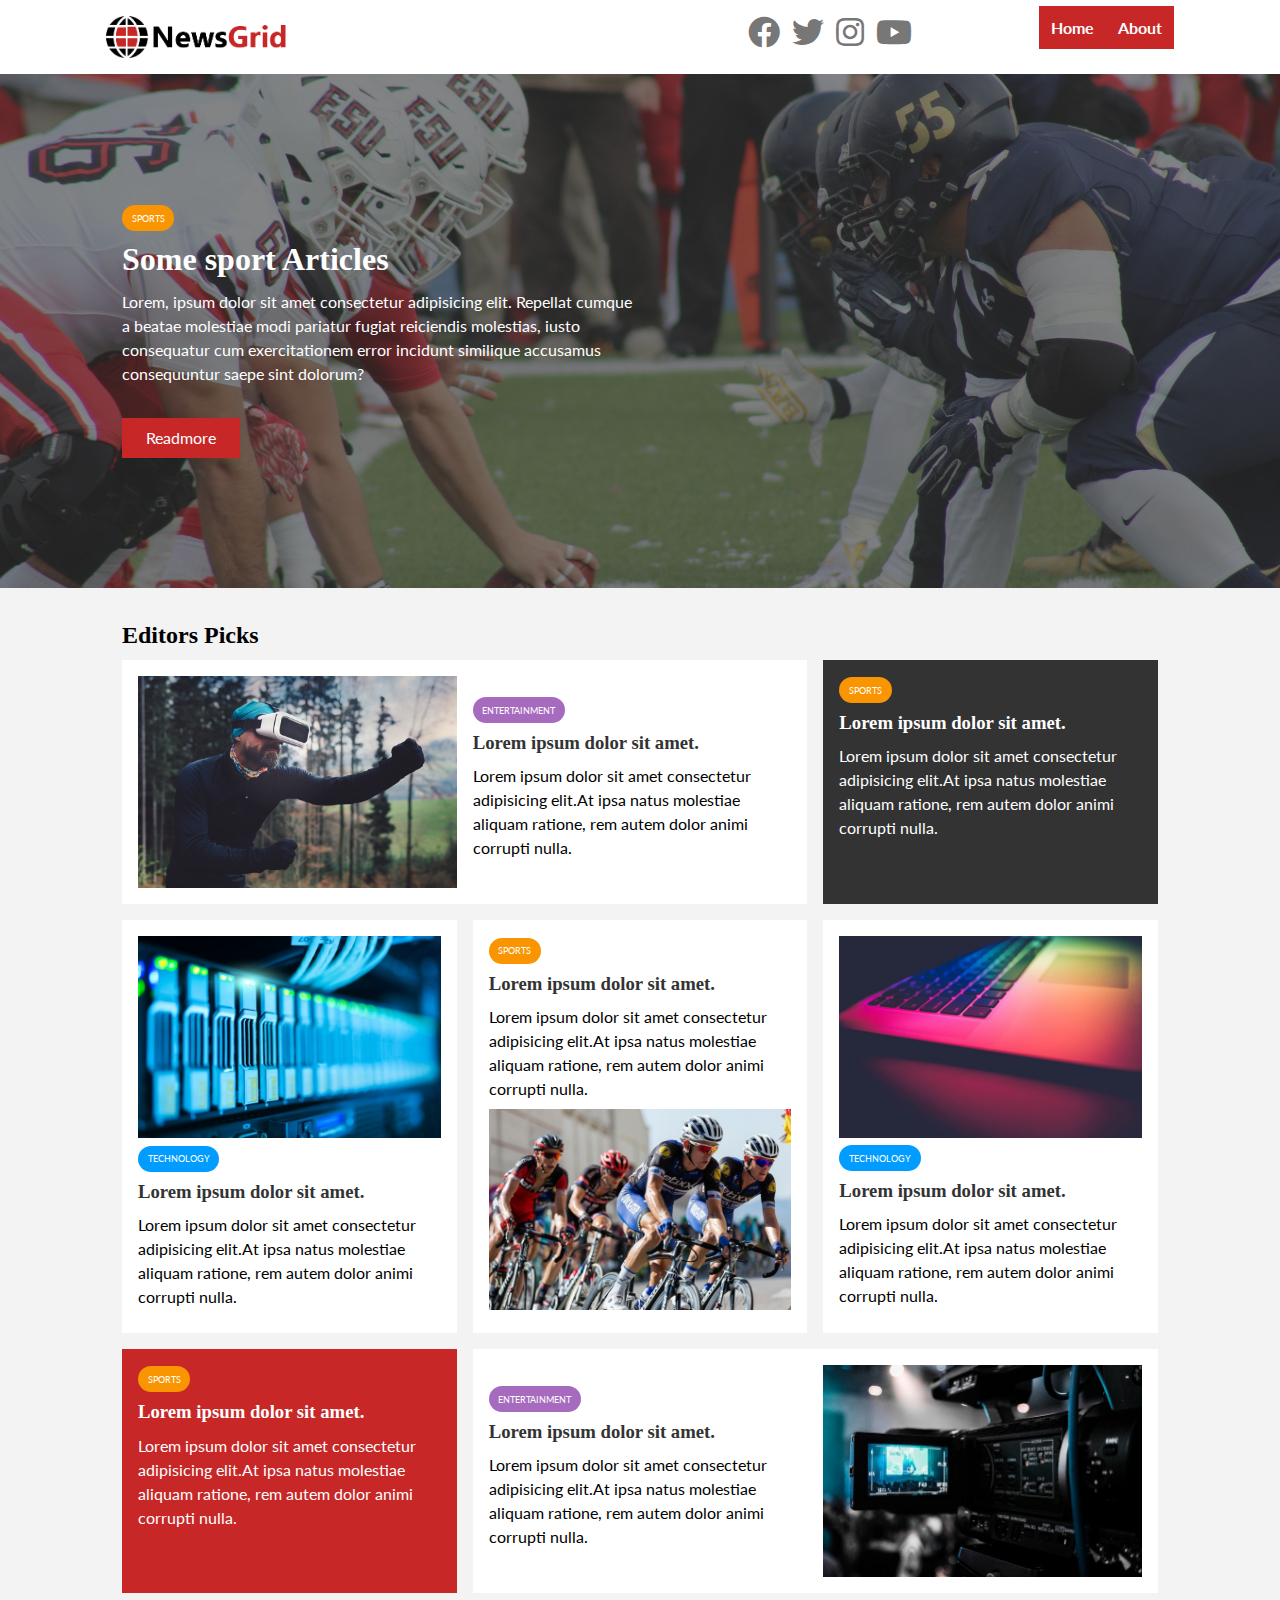
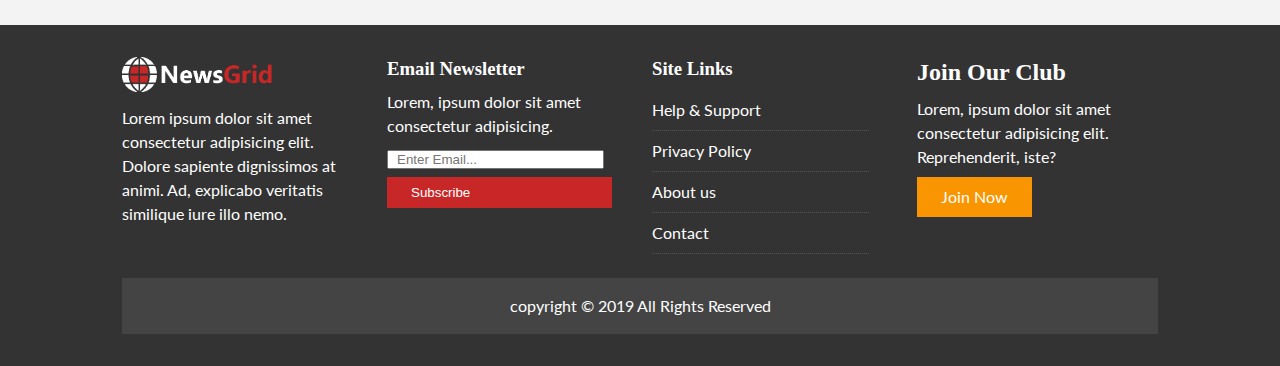
<file: index.html>
<!DOCTYPE html>
<html lang="en">
<head>
    <meta charset="UTF-8">
    <meta http-equiv="X-UA-Compatible" content="IE=edge">
    <meta name="viewport" content="width=device-width, initial-scale=1.0">
    <link rel="stylesheet" href="https://use.fontawesome.com/releases/v5.6.1/css/all.css">
    <link rel="stylesheet" href="index.css">
    <link rel="stylesheet" media="screen and (max-width: 768px)" href="mobile.css">
    <link rel="shortcut icon" type="image/x-icon" href="favicon (3).ico">
    <title>NewsGrid | Latest News</title>
</head>
<body>
<nav id="main-nav">
    <div class="container">
        <img src="images/logo.png"alt="NewsGrid" class="logo">
        <div class="social">
            <a href="http://facebook.com" target="_blank"><i class="fab fa-facebook fa-2x"></i></a>
            <a href="http://twitter.com" target="_blank"><i class="fab fa-twitter fa-2x"></i></a>
            <a href="http://instagram.com" target="_blank"><i class="fab fa-instagram fa-2x"></i></a>
            <a href="http://youtube.com" target="_blank"><i class="fab fa-youtube fa-2x"></i></a>
        </div>
        <ul>
            <li><a class="current" href="index.html">Home</a></li>
            <li><a class="current" href="about.html">About</a></li>
        </ul>
        </div>
        </div>
        </div>
    </div>
</nav>
<!--showcase-->
<header id="showcase">
    <div class="container">
        <div class="showcase-container">
            <div class="showcase-content">
                <div class="category category-sports">Sports</div>
                <h1>Some sport Articles</h1>
                <p>Lorem, ipsum dolor sit amet consectetur adipisicing elit. 
                    Repellat cumque a beatae molestiae modi pariatur fugiat reiciendis molestias, 
                    iusto consequatur cum exercitationem error
                     incidunt similique accusamus consequuntur saepe sint dolorum?</p>
                     <a href="article.html" class="btn btn-primary">Readmore</a>
            </div>
        </div>
    </div>
</header>
<!----ome articles-->
<section id="home-articles" class="py-2">
    <div class="container">
    <h2>Editors Picks</h2>
        <div class="articles-container">
            <article class="card">
                <img src="images/ent1.jpg" alt="">
                <div>
                    <div class="category category-ent">Entertainment</div>
                <h3>
               <a href="article.html">Lorem ipsum dolor sit amet.</a>
                </h3>
        <p>Lorem ipsum dolor sit amet consectetur adipisicing elit.At ipsa natus molestiae aliquam ratione, 
         rem autem dolor animi corrupti nulla.</p>
        </div>
     </article>

            <article class="card bg-dark">
               <div class="category category-sports">Sports</div>
            <h3>
                <a href="article.html">Lorem ipsum dolor sit amet.</a>
             </h3>
            <p>Lorem ipsum dolor sit amet consectetur adipisicing elit.At ipsa natus molestiae aliquam ratione, 
                rem autem dolor animi corrupti nulla.</p>
    </article>

    <article class="card">
        <img src="images/tech1.jpg" alt="">
        <div class="category category-tech">Technology</div>
         <h3>
       <a href="article.html">Lorem ipsum dolor sit amet.</a>
         </h3>
     <p>Lorem ipsum dolor sit amet consectetur adipisicing elit.At ipsa natus molestiae aliquam ratione, 
         rem autem dolor animi corrupti nulla.</p>
    </article>

    <article class="card">
        <div class="category category-sports">Sports</div>
         <h3>
       <a href="article.html">Lorem ipsum dolor sit amet.</a>
         </h3>
     <p>Lorem ipsum dolor sit amet consectetur adipisicing elit.At ipsa natus molestiae aliquam ratione, 
         rem autem dolor animi corrupti nulla.</p>
         <img src="images/sports1.jpg" alt="">
</article>

<article class="card">
    <img src="images/tech2.jpg" alt="">
    <div class="category category-tech">Technology</div>
     <h3>
   <a href="article.html">Lorem ipsum dolor sit amet.</a>
     </h3>
 <p>Lorem ipsum dolor sit amet consectetur adipisicing elit.At ipsa natus molestiae aliquam ratione, 
     rem autem dolor animi corrupti nulla.</p>
</article>

    <article class="card bg-primary">
        <div class="category category-sports">Sports</div>
             <h3>
              <a href="article.html">Lorem ipsum dolor sit amet.</a>
            </h3>
            <p>Lorem ipsum dolor sit amet consectetur adipisicing elit.At ipsa natus molestiae aliquam ratione, 
                rem autem dolor animi corrupti nulla.</p>
    </article>
    <article class="card">
        <div>
        <div class="category category-ent">Entertainment</div>
          <h3>
            <a href="article.html">Lorem ipsum dolor sit amet.</a>
          </h3>
    <p>Lorem ipsum dolor sit amet consectetur adipisicing elit.At ipsa natus molestiae aliquam ratione, 
    rem autem dolor animi corrupti nulla.</p>
    </div>
    <img src="images/ent2.jpg" alt="">
            </article>
         </div>
    </div>
</section>
    <!--footer-->
    <footer id="main-footer" class="py-2">
     <div class="container footer-container">
         <div>
         <img src="images/logo_light.png" alt="Newsgrid">
         <p> Lorem ipsum dolor sit amet consectetur adipisicing elit.
              Dolore sapiente dignissimos at animi. Ad, explicabo veritatis similique iure illo nemo.</p>
         </div>
         <div>
             <h3> Email Newsletter</h3>
             <p> Lorem, ipsum dolor sit amet consectetur adipisicing.</p>
             <form>
                 <input type="email" placeholder="Enter Email...">
                 <input type="sumit" value="Subscribe" class="btn btn-primary">
             </form>
         </div>
         <div>
             <h3>Site Links</h3>
             <ul class="lists">
                 <li><a href="#">Help & Support</a></li>
                 <li><a href="#">Privacy Policy</a></li>
                 <li><a href="#">About us</a></li>
                 <li><a href="#">Contact</a></li>
             </ul>
         </div>
         <div>
         <h2> Join Our Club</h2>
         <p>Lorem, ipsum dolor sit amet consectetur adipisicing elit. Reprehenderit, iste?</p>
         <a href="#" class="btn btn-secondary">Join Now</a>
        </div>
        <div>
        <p>
        copyright &copy; 2019 All Rights Reserved 
        </p>
        </div>
        </div>
    </footer>
</body>
</html>
</file>
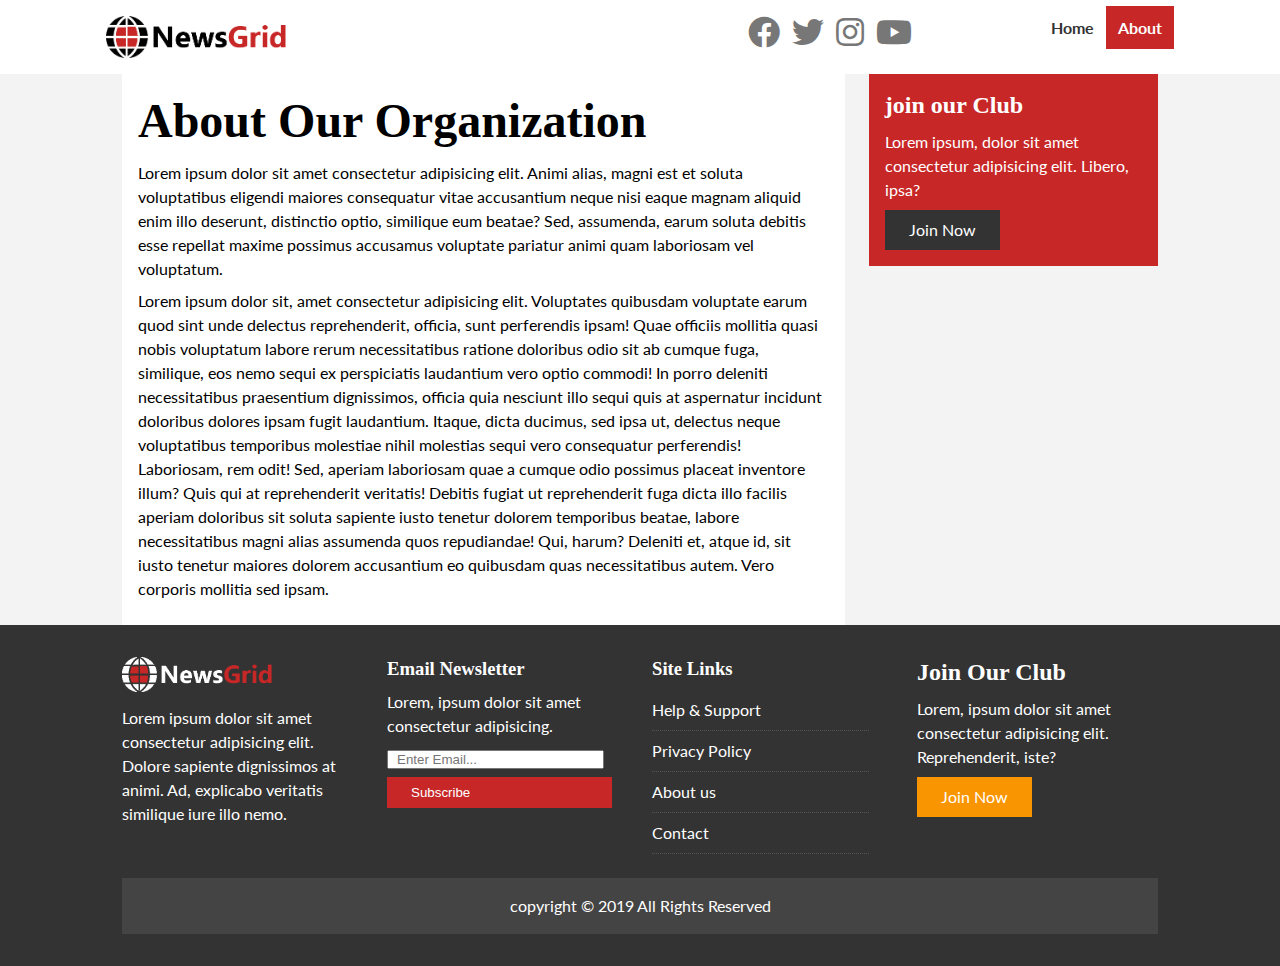
<file: about.html>
<!DOCTYPE html>
<html lang="en">
<head>
    <meta charset="UTF-8">
    <meta http-equiv="X-UA-Compatible" content="IE=edge">
    <meta name="viewport" content="width=device-width, initial-scale=1.0">
    <link rel="stylesheet" href="https://use.fontawesome.com/releases/v5.6.1/css/all.css">
    <link rel="stylesheet" href="index.css">
    <link rel="stylesheet" media="screen and (max-width: 768px)" href="mobile.css">
    <link rel="shortcut icon" type="image/x-icon" href="favicon (3).ico">
    <title>NewsGrid | About</title>
</head>
<body>
<nav id="main-nav">
    <div class="container">
        <img src="images/logo.png"alt="NewsGrid" class="logo">
        <div class="social">
            <a href="http://facebook.com" target="_blank"><i class="fab fa-facebook fa-2x"></i></a>
            <a href="http://twitter.com" target="_blank"><i class="fab fa-twitter fa-2x"></i></a>
            <a href="http://instagram.com" target="_blank"><i class="fab fa-instagram fa-2x"></i></a>
            <a href="http://youtube.com" target="_blank"><i class="fab fa-youtube fa-2x"></i></a>
        </div>
        <ul>
            <li><a href="index.html">Home</a></li>
            <li><a class="current" href="about.html">About</a></li>
        </ul>
        </div>
        </div>
        </div>
    </div>
</nav>

</section>
<section id="about">
    <div class="container">
        <div class="page-container">
            <article class="card">
                <h1 class="l-heading">About Our Organization </h1>
                <p>Lorem ipsum dolor sit amet consectetur adipisicing elit. 
                    Animi alias, magni est et soluta voluptatibus eligendi 
                    maiores consequatur vitae accusantium neque nisi eaque 
                    magnam aliquid enim illo deserunt, distinctio optio, 
                    similique eum beatae? Sed, assumenda, earum soluta debitis 
                    esse repellat maxime possimus accusamus voluptate pariatur 
                    animi quam laboriosam vel voluptatum.</p>
                <p>Lorem ipsum dolor sit, amet consectetur adipisicing elit. 
                    Voluptates quibusdam voluptate earum quod sint unde delectus
                     reprehenderit, officia, sunt perferendis ipsam! Quae officiis
                      mollitia quasi nobis voluptatum labore rerum necessitatibus 
                      ratione doloribus odio sit ab cumque fuga, similique, eos nemo sequi
                       ex perspiciatis laudantium vero optio commodi! In porro deleniti necessitatibus
                        praesentium dignissimos, officia quia nesciunt illo sequi quis at aspernatur incidunt 
                        doloribus dolores ipsam fugit laudantium. Itaque, dicta ducimus, sed ipsa ut, delectus
                         neque voluptatibus temporibus molestiae nihil molestias sequi vero consequatur perferendis! 
                         Laboriosam, rem odit! Sed, aperiam laboriosam quae a cumque odio possimus placeat inventore illum?
                          Quis qui at reprehenderit veritatis! Debitis fugiat ut reprehenderit fuga dicta illo facilis 
                          aperiam doloribus sit soluta sapiente iusto tenetur dolorem temporibus beatae, labore necessitatibus 
                          magni alias assumenda quos repudiandae! Qui, harum? Deleniti et, atque id, sit iusto tenetur maiores
                           dolorem accusantium eo quibusdam quas necessitatibus autem. Vero corporis mollitia sed ipsam.</p>
                    </article>
                    <aside class="card bg-primary">
                        <h2> join our Club</h2>
                        <p>Lorem ipsum, dolor sit amet consectetur adipisicing elit. Libero, ipsa?</p>
                        <a href="#" class="btn btn-dark btn-lock">Join Now</a>
                    </aside>
            </div>
        </div>
    </div>
</section>
    <!--footer-->
    <footer id="main-footer" class="py-2">
     <div class="container footer-container">
         <div>
         <img src="images/logo_light.png" alt="Newsgrid">
         <p> Lorem ipsum dolor sit amet consectetur adipisicing elit.
              Dolore sapiente dignissimos at animi. Ad, explicabo veritatis similique iure illo nemo.</p>
         </div>
         <div>
             <h3> Email Newsletter</h3>
             <p> Lorem, ipsum dolor sit amet consectetur adipisicing.</p>
             <form>
                 <input type="email" placeholder="Enter Email...">
                 <input type="sumit" value="Subscribe" class="btn btn-primary">
             </form>
         </div>
         <div>
             <h3>Site Links</h3>
             <ul class="lists">
                 <li><a href="#">Help & Support</a></li>
                 <li><a href="#">Privacy Policy</a></li>
                 <li><a href="#">About us</a></li>
                 <li><a href="#">Contact</a></li>
             </ul>
         </div>
         <div>
         <h2> Join Our Club</h2>
         <p>Lorem, ipsum dolor sit amet consectetur adipisicing elit. Reprehenderit, iste?</p>
         <a href="#" class="btn btn-secondary">Join Now</a>
        </div>
        <div>
        <p>
        copyright &copy; 2019 All Rights Reserved 
        </p>
        </div>
        </div>
    </footer>
</body>
</html>
</file>
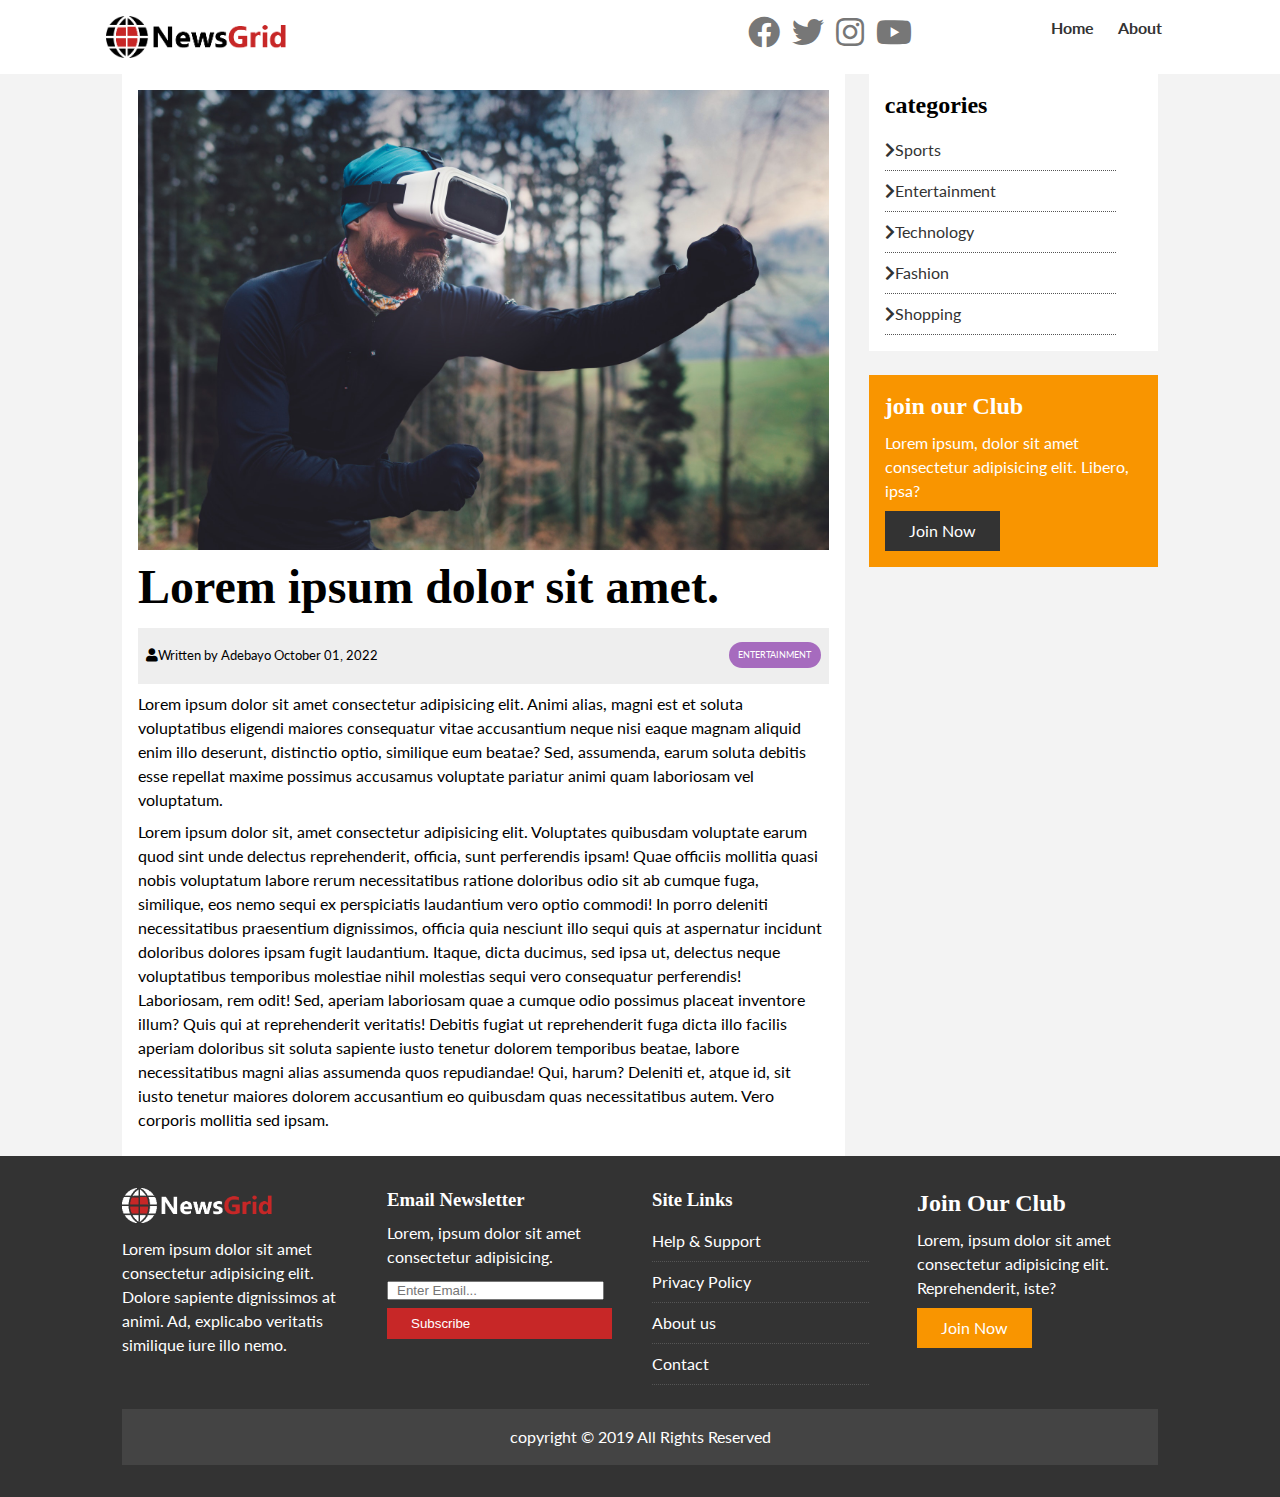
<file: article.html>
<!DOCTYPE html>
<html lang="en">
<head>
    <meta charset="UTF-8">
    <meta http-equiv="X-UA-Compatible" content="IE=edge">
    <meta name="viewport" content="width=device-width, initial-scale=1.0">
    <link rel="stylesheet" href="https://use.fontawesome.com/releases/v5.6.1/css/all.css">
    <link rel="stylesheet" href="index.css">
    <link rel="stylesheet" media="screen and (max-width: 768px)" href="mobile.css">
    <link rel="shortcut icon" type="image/x-icon" href="favicon (3).ico">
    <title>NewsGrid | LatestNews</title>
</head>
<body>
<nav id="main-nav">
    <div class="container">
        <img src="images/logo.png"alt="NewsGrid" class="logo">
        <div class="social">
            <a href="http://facebook.com" target="_blank"><i class="fab fa-facebook fa-2x"></i></a>
            <a href="http://twitter.com" target="_blank"><i class="fab fa-twitter fa-2x"></i></a>
            <a href="http://instagram.com" target="_blank"><i class="fab fa-instagram fa-2x"></i></a>
            <a href="http://youtube.com" target="_blank"><i class="fab fa-youtube fa-2x"></i></a>
        </div>
        <ul>
            <li><a href="index.html">Home</a></li>
            <li><a class="about.html" href="about.html">About</a></li>
        </ul>
        </div>
        </div>
        </div>
    </div>
</nav>

</section>
<section id="article">
    <div class="container">
        <div class="page-container">
            <article class="card">
                <img src="images/ent1.jpg" alt="">
                <h1 class="l-heading">Lorem ipsum dolor sit amet. </h1>
                <div class="meta">
                    <small>
                        <i class="fas fa-user"></i>Written by Adebayo October 01, 2022
                    </small>
                    <div class="category category-ent">Entertainment</div>
                </div>
                <p>Lorem ipsum dolor sit amet consectetur adipisicing elit. 
                    Animi alias, magni est et soluta voluptatibus eligendi 
                    maiores consequatur vitae accusantium neque nisi eaque 
                    magnam aliquid enim illo deserunt, distinctio optio, 
                    similique eum beatae? Sed, assumenda, earum soluta debitis 
                    esse repellat maxime possimus accusamus voluptate pariatur 
                    animi quam laboriosam vel voluptatum.</p>
                <p>Lorem ipsum dolor sit, amet consectetur adipisicing elit. 
                    Voluptates quibusdam voluptate earum quod sint unde delectus
                     reprehenderit, officia, sunt perferendis ipsam! Quae officiis
                      mollitia quasi nobis voluptatum labore rerum necessitatibus 
                      ratione doloribus odio sit ab cumque fuga, similique, eos nemo sequi
                       ex perspiciatis laudantium vero optio commodi! In porro deleniti necessitatibus
                        praesentium dignissimos, officia quia nesciunt illo sequi quis at aspernatur incidunt 
                        doloribus dolores ipsam fugit laudantium. Itaque, dicta ducimus, sed ipsa ut, delectus
                         neque voluptatibus temporibus molestiae nihil molestias sequi vero consequatur perferendis! 
                         Laboriosam, rem odit! Sed, aperiam laboriosam quae a cumque odio possimus placeat inventore illum?
                          Quis qui at reprehenderit veritatis! Debitis fugiat ut reprehenderit fuga dicta illo facilis 
                          aperiam doloribus sit soluta sapiente iusto tenetur dolorem temporibus beatae, labore necessitatibus 
                          magni alias assumenda quos repudiandae! Qui, harum? Deleniti et, atque id, sit iusto tenetur maiores
                           dolorem accusantium eo quibusdam quas necessitatibus autem. Vero corporis mollitia sed ipsam.</p>
                    </article>
                    <aside id="categories" class="card">
                    <h2>categories</h2>
                    <ul class="lists">
                        <li><a href="#"><i class="fas fa-chevron-right"></i>Sports</a></li>
                        <li><a href="#"><i class="fas fa-chevron-right"></i>Entertainment</a></li>
                        <li><a href="#"><i class="fas fa-chevron-right"></i>Technology</a></li>
                        <li><a href="#"><i class="fas fa-chevron-right"></i>Fashion</a></li>
                        <li><a href="#"><i class="fas fa-chevron-right"></i>Shopping</a></li>
                    </ul>
                </aside>
                    <aside class="card bg-secondary">
                        <h2> join our Club</h2>
                        <p>Lorem ipsum, dolor sit amet consectetur adipisicing elit. Libero, ipsa?</p>
                        <a href="#" class="btn btn-dark btn-lock">Join Now</a>
                    </aside>
            </div>
        </div>
    </div>
</section>
    <!--footer-->
    <footer id="main-footer" class="py-2">
     <div class="container footer-container">
         <div>
         <img src="images/logo_light.png" alt="Newsgrid">
         <p> Lorem ipsum dolor sit amet consectetur adipisicing elit.
              Dolore sapiente dignissimos at animi. Ad, explicabo veritatis similique iure illo nemo.</p>
         </div>
         <div>
             <h3> Email Newsletter</h3>
             <p> Lorem, ipsum dolor sit amet consectetur adipisicing.</p>
             <form>
                 <input type="email" placeholder="Enter Email...">
                 <input type="sumit" value="Subscribe" class="btn btn-primary">
             </form>
         </div>
         <div>
             <h3>Site Links</h3>
             <ul class="lists">
                 <li><a href="#">Help & Support</a></li>
                 <li><a href="#">Privacy Policy</a></li>
                 <li><a href="#">About us</a></li>
                 <li><a href="#">Contact</a></li>
             </ul>
         </div>
         <div>
         <h2> Join Our Club</h2>
         <p>Lorem, ipsum dolor sit amet consectetur adipisicing elit. Reprehenderit, iste?</p>
         <a href="#" class="btn btn-secondary">Join Now</a>
        </div>
        <div>
        <p>
        copyright &copy; 2019 All Rights Reserved 
        </p>
        </div>
        </div>
    </footer>
</body>
</html>
</file>
<file: index.css>
@import url('https://fonts.googleapis.com/css2?family=Barlow+Semi+Condensed:ital,wght@0,500;1,400;1,500&family=Lato:wght@300&display=swap');

:root{
    --primary-color:#c72727;
    --secondary-color:#f99500;
    --dark-color:#333;
    --light-color:#f3f3f3;
    --max-width:1100px;
}
.category{
    --sports-color:#f99500;
    --ent-color:#a66bbe;
    --tech-color:#009cff;
}
*{
    padding: 0;
    margin: 0;
    box-sizing: border-box;
}
body{
    font-family: 'Lato', sans-serif;
    line-height: 1.5;
    background-color: var(--light-color);
}

a{
    color:#333;
    text-decoration:none;
}
ul{
    list-style: none;
}
img{
    width:100%;
}
h1, h2, h3, h4, h5, h6{
    font-family:'Staatliches', cursive;
    margin-bottom:.55rem;
    line-height:1.3;
}
p{
    margin:.5rem 0;
}
/*navgation*/
#main-nav{
    background: #fff;
    position:sticky;
    top:0;
    z-index: 2;
}
#main-nav .container{
    display:grid;
    grid-template-columns: 6fr 3fr 2fr;
    padding:1rem;
    text-align: center;
}
#main-nav .logo{
    width:180px;
}
#main-nav ul{
    justify-self: flex-end;
    display: flex;
}
#main-nav ul li a{
    padding: 0.75rem;
    font-weight: bold;
}
#main-nav ul li a.current{
    background: var(--primary-color);
    color:#fff;
}
#main-nav ul li a:hover{
    background: var(--light-color);
    color:var(--dark-color);
}
#main-nav .social{
    justify-self:center;
}
#main-nav .social i{
    color:#777;
    margin-right:.5rem;
}
/*showcase*/
#showcase{
    color:#fff;
    background: #333;
    padding: 2rem;
    position: relative;
}
#showcase:before{
    content: '';
    background: url('../images/featured.jpg') no-repeat center center/cover;
    position:absolute;
    top:0;
    left:0;
    width:100%;
    height:100%;
    opacity:0.4;
}
#showcase .showcase-container{
    display:grid;
    grid-template-columns: repeat(2, 1fr);
    justify-content: center;
    align-items: center;
    height: 50vh;
}
#showcase .showcase-content{
    z-index: 1;
}
#showcase .showcase-content p{
    margin-bottom: 2rem;
}
/*utilities*/
.container{
    max-width:var(--max-width);
    margin:auto;
    padding:0 2rem;
    overflow:hidden;
}
.category{
    display:inline-block;
    color:#fff;
    font-size:0.55rem;
    text-transform:uppercase;
    padding:0.4rem 0.6rem;
    border-radius:15px;
    margin-bottom: 0.5rem;
}
.category-sports{ background: var(--sports-color)}
.category-ent   { background: var(--ent-color) }
.category-tech { background: var( --tech-color) }

.btn{
    display: inline-block;
    border:none;
    background: var(--dark-color);
    color:#fff;
    padding: 0.5rem 1.5rem;
}
.btn-primary { background: var(--primary-color)}

.btn:hover{
    opacity:0.9;
}
.btn-block{
    display: block;
    width:100%;
    text-align:center;
}
.card{
    padding: 1rem;
    background: #fff;
}
.lists li{
    padding:.5rem 0;
    border-bottom: #555 dotted 1px;
    width:90%;
}
.lists li a:hover{
    color: var(--primary-color) !important;
}
.bg-dark{
    background: var(--dark-color);
    color:#fff;
}
.bg-primary{
    background: var(--primary-color);
    color:#fff;
}
.bg-secondary{
    background: var(--secondary-color);
    color:#fff;
}
.btn-secondary{
    background: var(--secondary-color);
}
.bg-dar h1, 
.bg-dark h2, 
.bg-dark h3,
.bg-dark a,
.bg-primary h1,
.bg-primary h3,
.bg-primary h3,
.bg-primary a,
.bg-secondary h1,
.bg-secondary h2,
.bg-secondary h3,
.bg-secondary a{
    color:#fff;
}
.py-1 {padding:1.5rem 0}
.py-2 {padding: 2rem 0}
.py-3 {padding: 3rem 0}
.p-1 { padding: 1.5rem}
.p-2 {padding: 2rem}
.p-3 { padding: 3rem}

/*home articles*/
#home-articles .articles-container{
    display: grid;
    grid-template-columns: repeat(3, 1fr);
    grid-gap: 1rem;
}
#home-articles .articles-container > *:first-child,
#home-articles .articles-container > *:last-child{
    display: grid;
    grid-template-columns: repeat(2, 1fr);
    grid-gap: 1rem;
    grid-column: 1 / span 2;
    align-items: center;
}
#home-articles .articles-container  > *:last-child{
    grid-column: 2 / span 2;
}
/*footer*/
#main-footer{
    background: var(--dark-color);
    color:#fff;
}
#main-footer img{
    width:150px;
}
#main-footer a{
    color:#fff;
}
#main-footer .footer-container{
    display: grid;
    grid-template-columns: repeat(4, 1fr);
    grid-gap: 1.5rem;
}
#main-footer .footer-container > *:last-child{
    background: #444;
    grid-column: 1 / span 4;
    text-align: center;
    padding:.5rem;
    font-size: 0,75rem;
}
#main-footer .footer-container input[ type='email'] {
    width:90%; 
    padding:0 .5rem;
    margin-bottom:0.5rem;
}
#main-footer .footer-container input[ type='submit'] {
    width:90%;
}

/*about*/
.page-container{
    display: grid;
    grid-template-columns: 5fr 2fr;
    grid-gap:1.5rem;
}
.page-container >*:first-child{
    grid-row: 1 / span 3;
}
.l-heading{
    font-size: 3rem;
}
#article .meta{
    display: flex;
    justify-content: space-between;
    align-items: center;
    padding: 0.5rem;
    background: #eee;
}
#article .meta .category{
    margin-top:0.4rem;
}
</file>
<file: mobile.css>
/* Navigation */
#main-nav .social {
    display: none;
}
#main-nav .container{
    grid-template-columns:1fr;
    grid-gap: 1.2rem;
}
#main-nav ul,
#main-nav .logo{
    justify-self: center;
}
#main-nav ul li a{
    padding: 0.5rem;
}
/* home articles */
#home-articles .articles-container {
    grid-template-columns: repeat(2, 1fr);
}
#home-articles .articles-container > *:first-child,
#home-articles .articles-container > *:last-child{
    grid-template-columns: 1fr;
    grid-column: 1;
}
@media(max-width: 600px){
    /* stack grid items*/
    #showcase .showcase-container,
    #home-articles .articles-container,
    #main-footer .footer-container{
        grid-template-columns: 1fr;
    }
    #main-footer .footer-container >*:last-child{
        grid-column:1;
    }
    #main-footer .footer-container >* {
        border-bottom:#444 dotted 1px;
        padding-bottom: 1rem;
    }
    #main-footer .footer-container > *:last-child,
    #main-footer .footer-container > *:nth-child(3),
    #main-footer .footer-container > *:nth-child(4){
        border:none;
    }
    .page-container{
        grid-template-columns: 1fr;
        text-align: center;
    }
    .page-container > *:first-child{
        grid-row: 1;
    }
}
</file>
